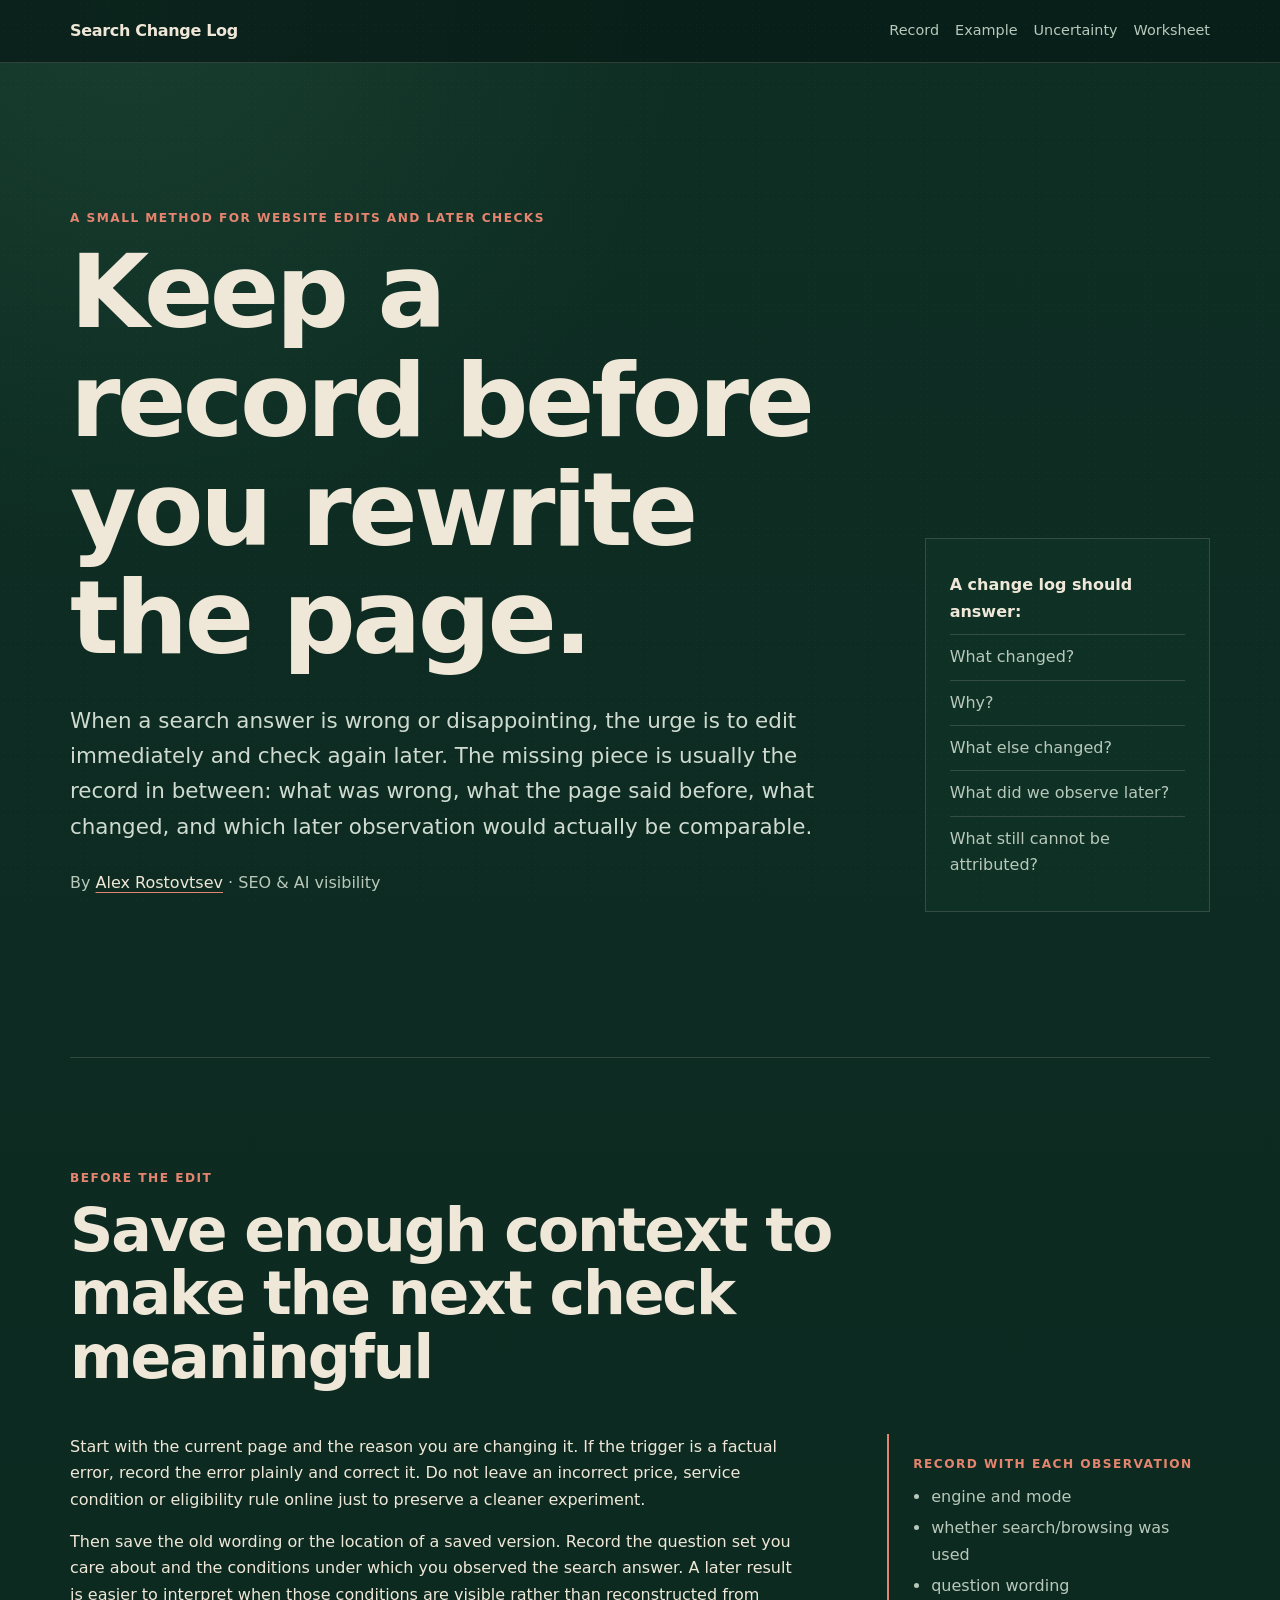
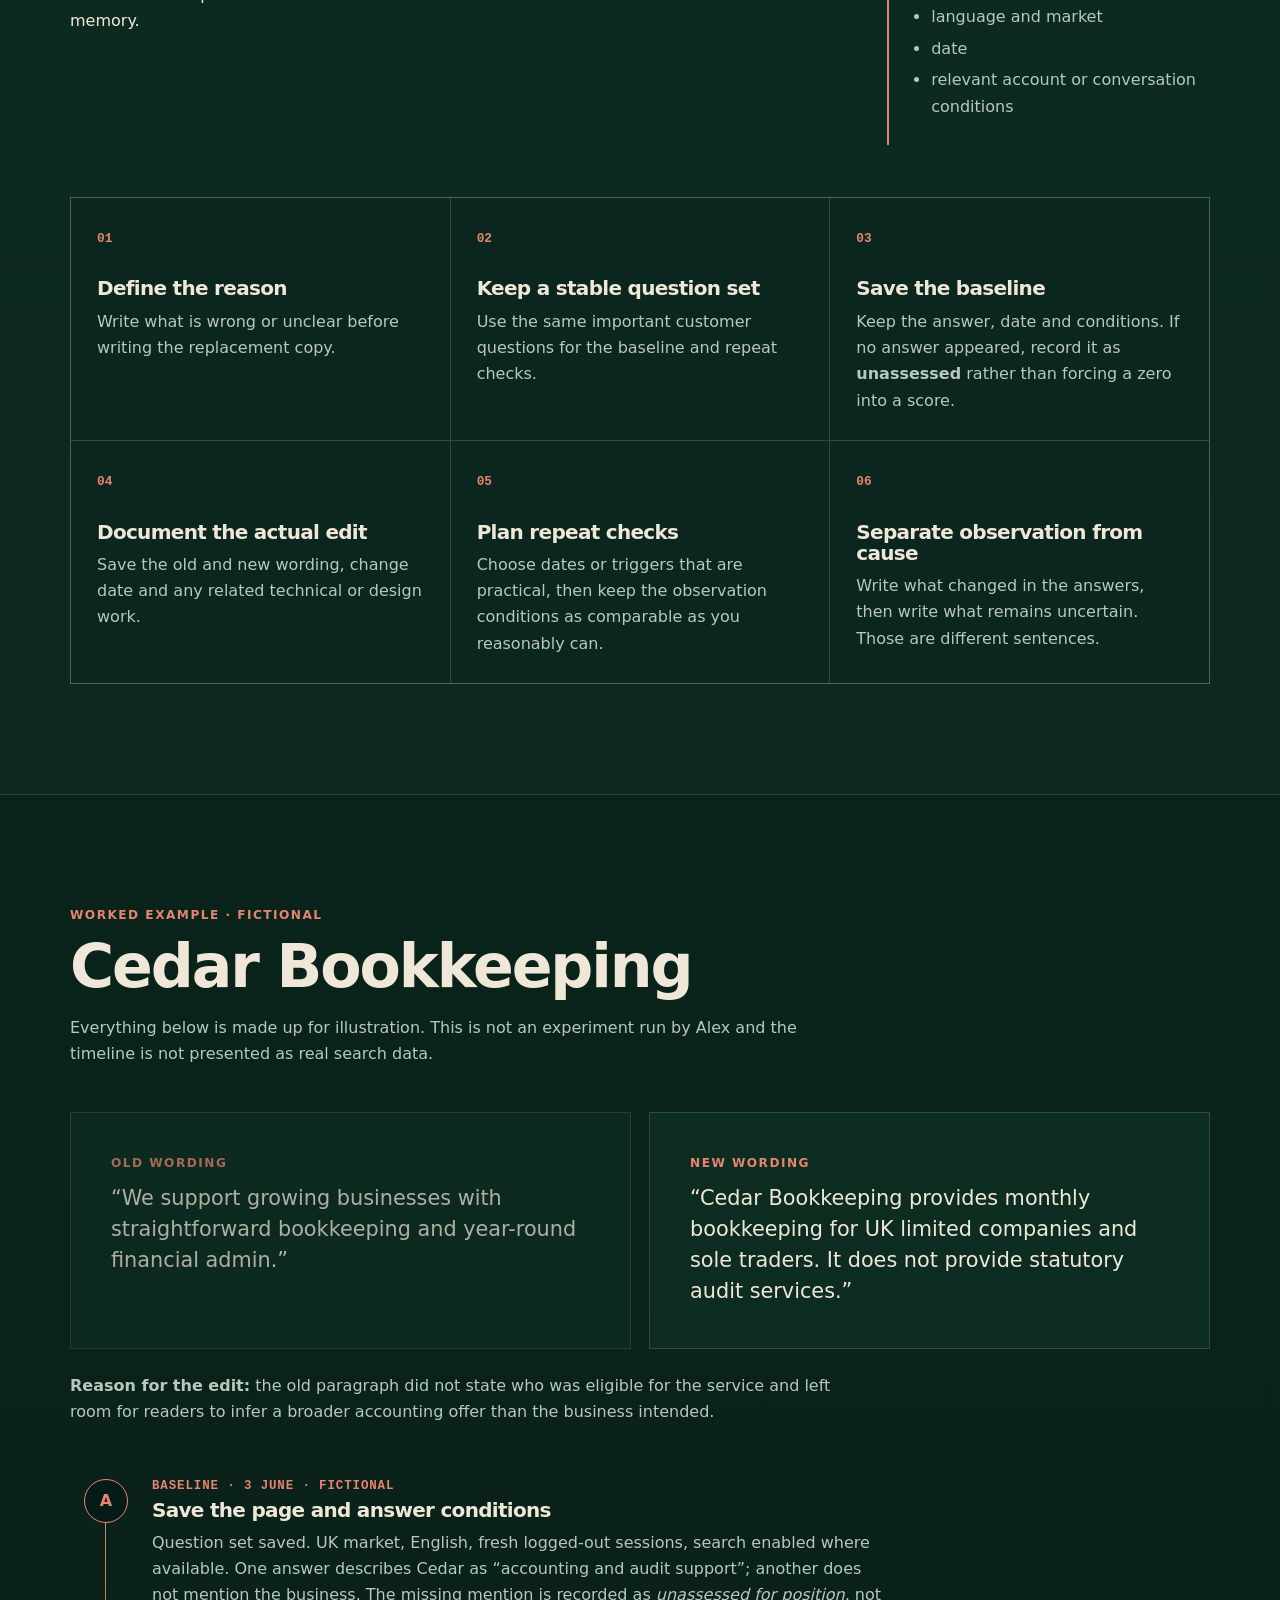
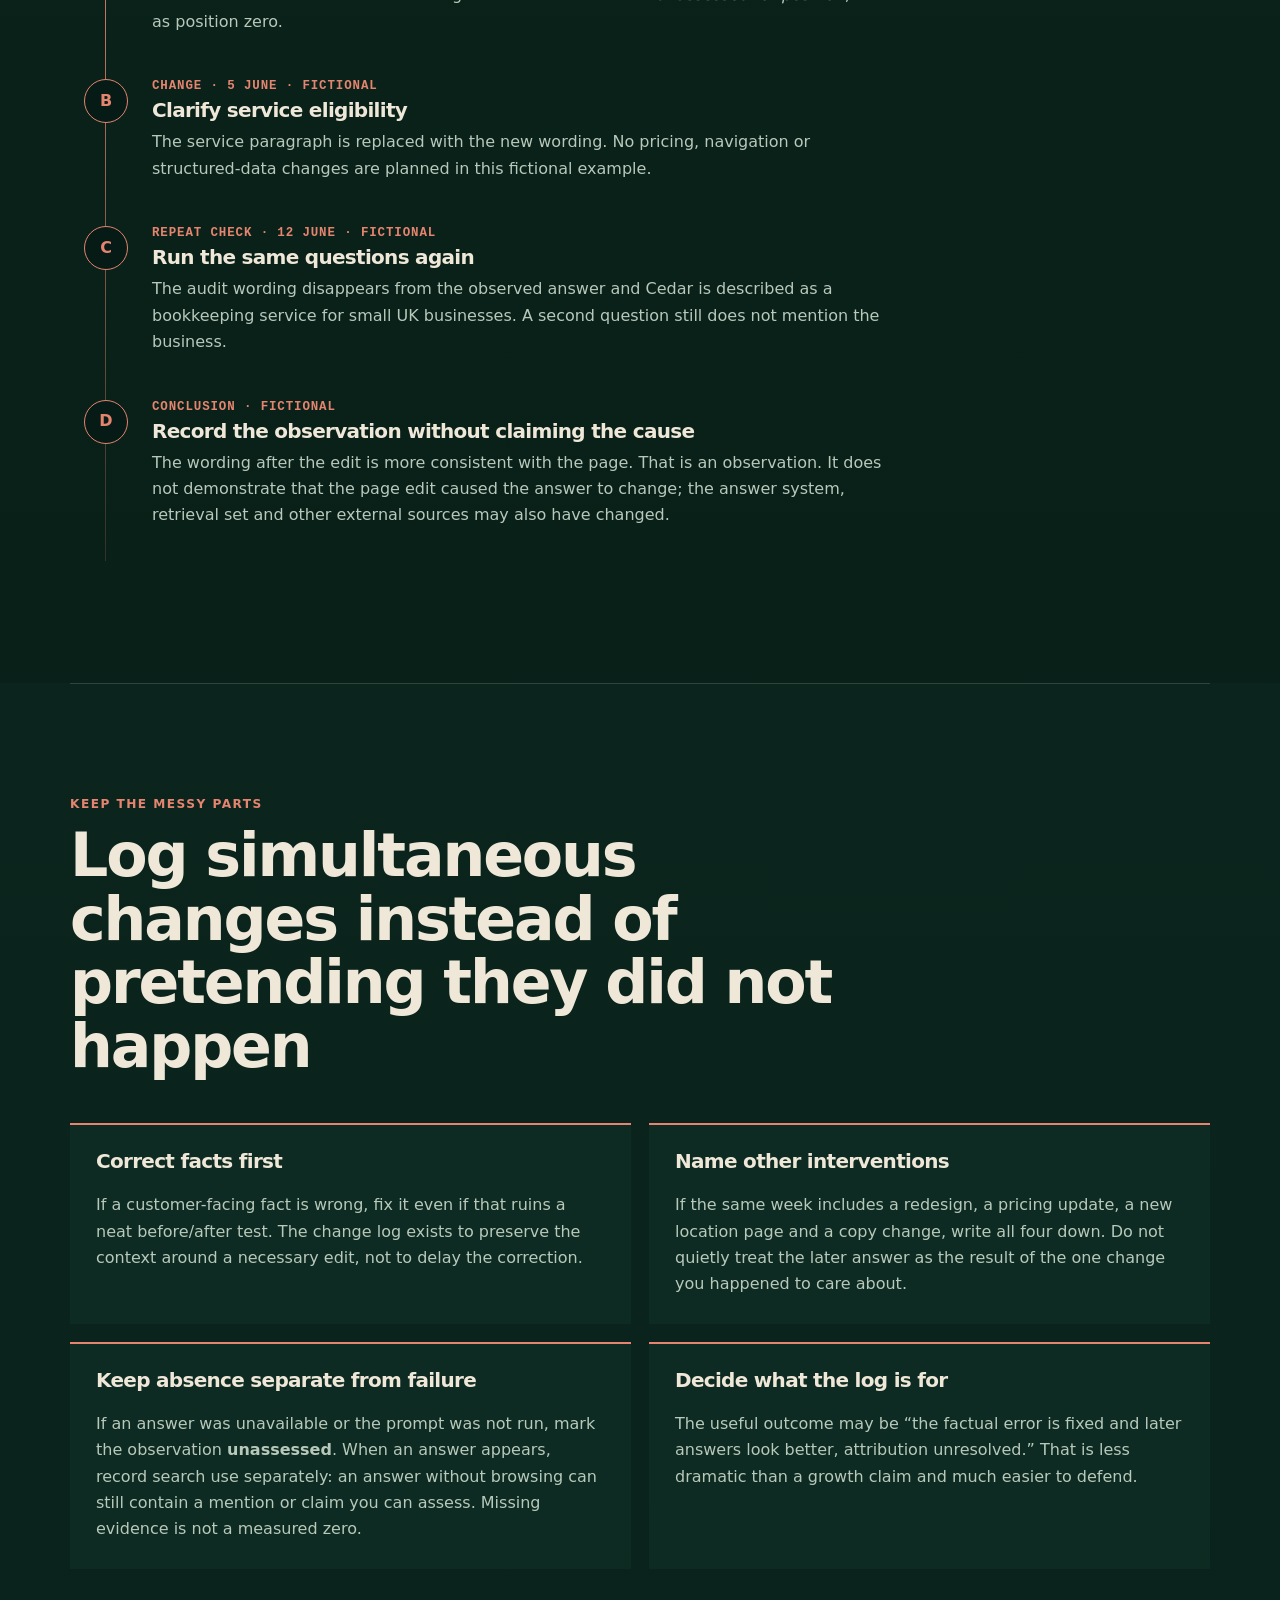
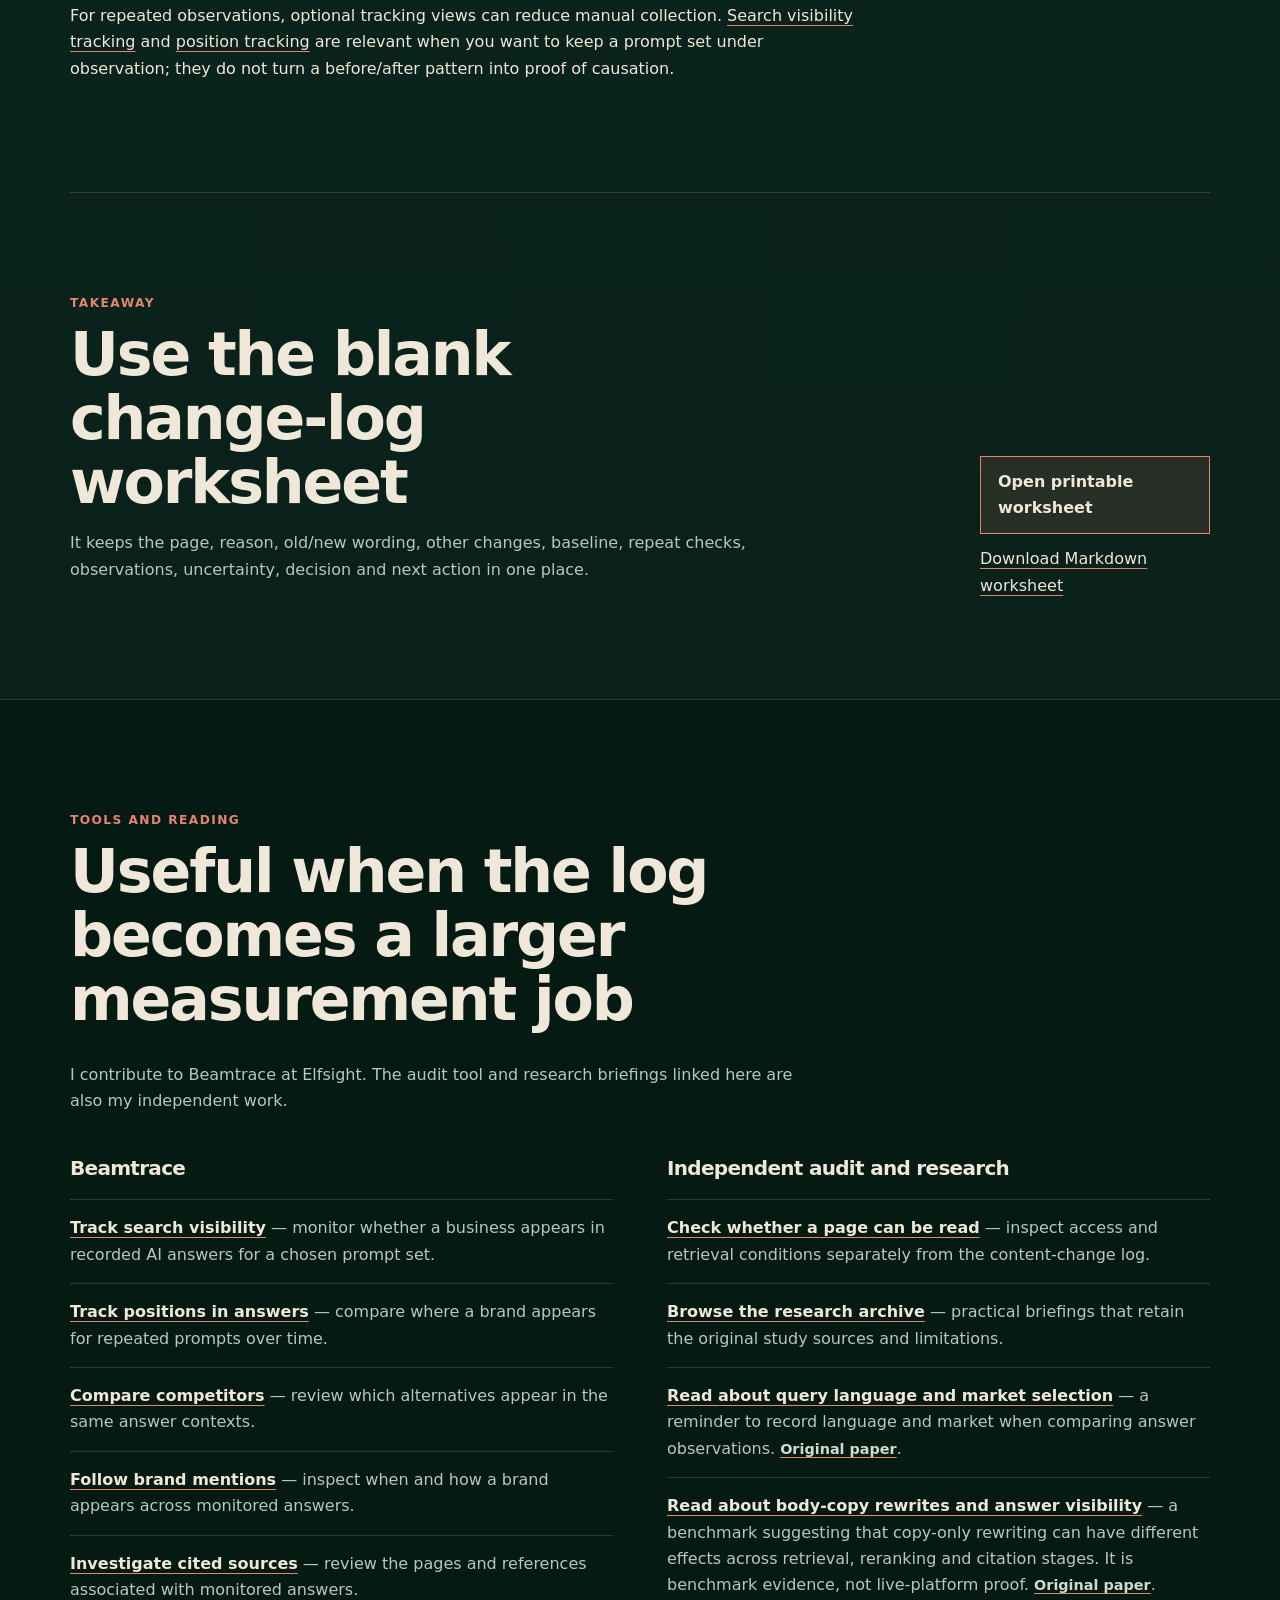
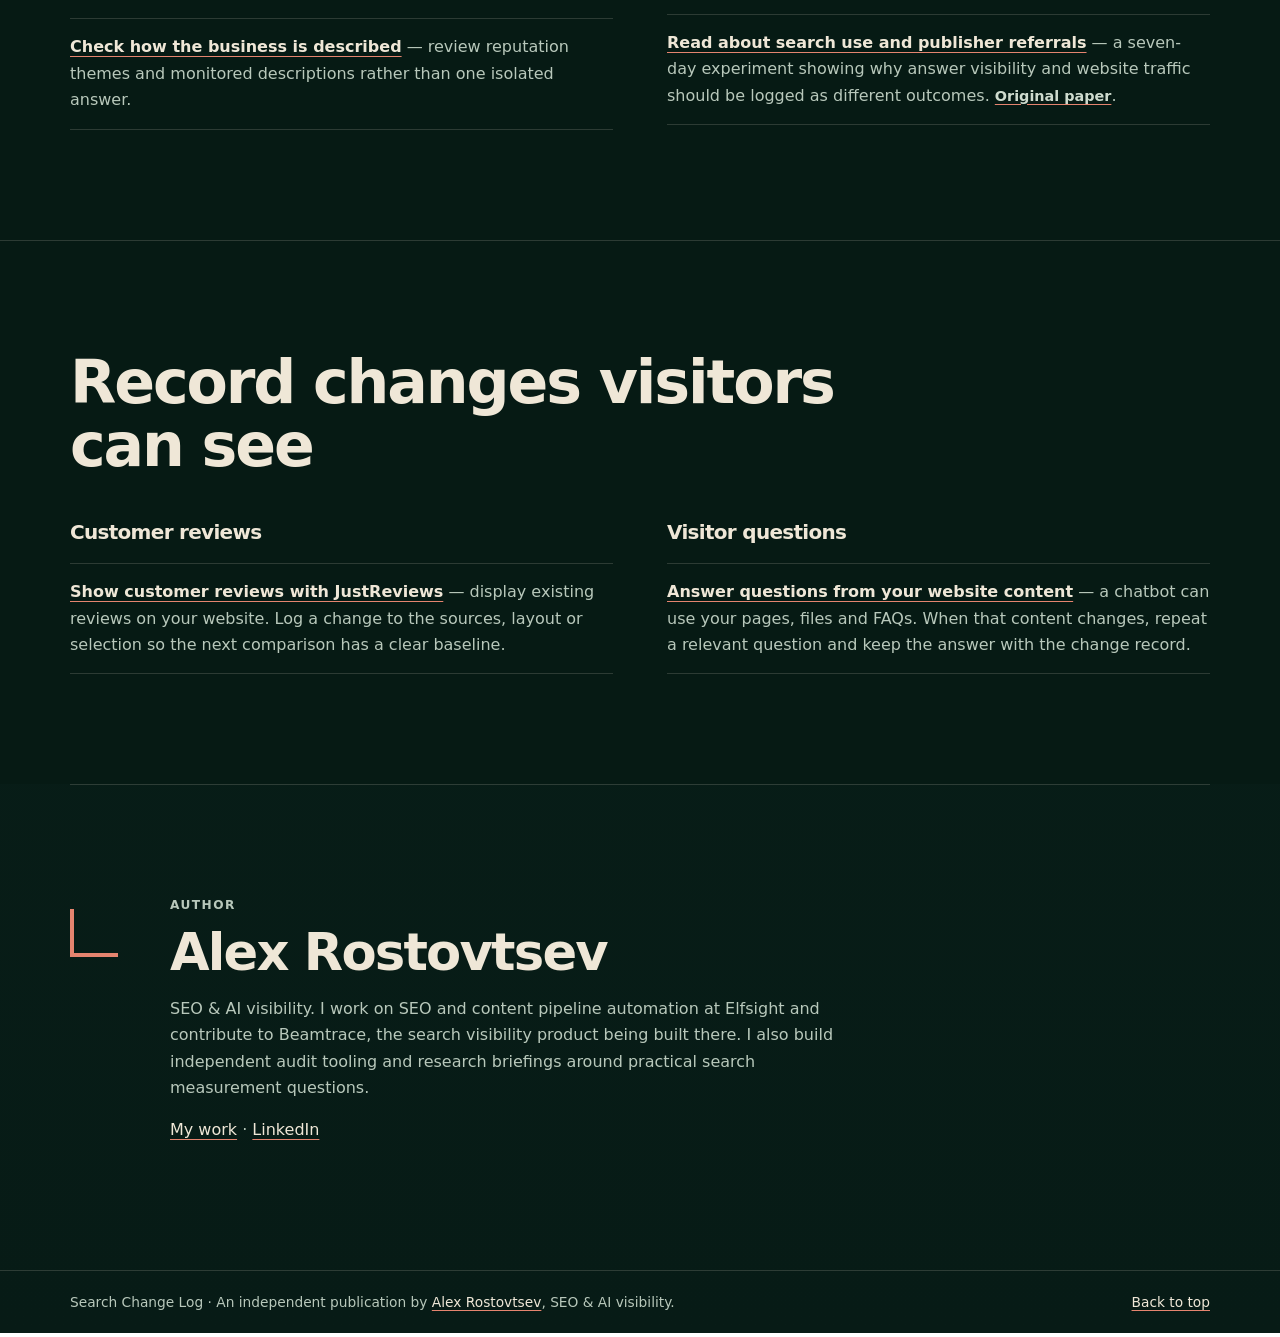
<file: public/index.html>
<!doctype html>
<html lang="en">
<head>
  <meta charset="utf-8">
  <meta name="viewport" content="width=device-width, initial-scale=1">
  <title>Search Change Log — Keep a record before you rewrite the page</title>
  <meta name="description" content="A practical guide to recording a website edit, its baseline search observations, repeat checks, uncertainty and next action without confusing observation with causation.">
  <meta name="author" content="Alex Rostovtsev">
  <link rel="canonical" href="https://bdod-prod.github.io/search-change-log/">
  <meta property="og:type" content="website">
  <meta property="og:title" content="Search Change Log — Keep a record before you rewrite the page">
  <meta property="og:description" content="A practical guide to recording a website edit, its baseline search observations, repeat checks, uncertainty and next action without confusing observation with causation.">
  <meta property="og:url" content="https://bdod-prod.github.io/search-change-log/">
  <link rel="icon" href="assets/favicon.svg" type="image/svg+xml">
  <link rel="stylesheet" href="assets/styles.css">
</head>
<body>
  <a class="skip-link" href="#main">Skip to main content</a>

  <header class="topbar">
    <div class="frame topbar-inner">
      <a class="logo" href="index.html">Search Change Log</a>
      <nav aria-label="Primary">
        <a href="#record">Record</a>
        <a href="#example">Example</a>
        <a href="#uncertainty">Uncertainty</a>
        <a href="worksheet.html">Worksheet</a>
      </nav>
    </div>
  </header>

  <main id="main">
    <section class="hero frame">
      <div class="hero-copy">
        <p class="label">A small method for website edits and later checks</p>
        <h1>Keep a record before you rewrite the page.</h1>
        <p class="lead">When a search answer is wrong or disappointing, the urge is to edit immediately and check again later. The missing piece is usually the record in between: what was wrong, what the page said before, what changed, and which later observation would actually be comparable.</p>
        <p class="byline">By <a href="https://alexros.tv/">Alex Rostovtsev</a> · SEO &amp; AI visibility</p>
      </div>
      <div class="hero-card">
        <p class="card-title">A change log should answer:</p>
        <p>What changed?</p>
        <p>Why?</p>
        <p>What else changed?</p>
        <p>What did we observe later?</p>
        <p>What still cannot be attributed?</p>
      </div>
    </section>

    <section class="section frame" id="record">
      <header class="section-head">
        <p class="label">Before the edit</p>
        <h2>Save enough context to make the next check meaningful</h2>
      </header>
      <div class="copy-grid">
        <div class="copy">
          <p>Start with the current page and the reason you are changing it. If the trigger is a factual error, record the error plainly and correct it. Do not leave an incorrect price, service condition or eligibility rule online just to preserve a cleaner experiment.</p>
          <p>Then save the old wording or the location of a saved version. Record the question set you care about and the conditions under which you observed the search answer. A later result is easier to interpret when those conditions are visible rather than reconstructed from memory.</p>
        </div>
        <aside class="conditions">
          <p class="small-label">Record with each observation</p>
          <ul>
            <li>engine and mode</li>
            <li>whether search/browsing was used</li>
            <li>question wording</li>
            <li>language and market</li>
            <li>date</li>
            <li>relevant account or conversation conditions</li>
          </ul>
        </aside>
      </div>

      <div class="process">
        <article><span>01</span><h3>Define the reason</h3><p>Write what is wrong or unclear before writing the replacement copy.</p></article>
        <article><span>02</span><h3>Keep a stable question set</h3><p>Use the same important customer questions for the baseline and repeat checks.</p></article>
        <article><span>03</span><h3>Save the baseline</h3><p>Keep the answer, date and conditions. If no answer appeared, record it as <strong>unassessed</strong> rather than forcing a zero into a score.</p></article>
        <article><span>04</span><h3>Document the actual edit</h3><p>Save the old and new wording, change date and any related technical or design work.</p></article>
        <article><span>05</span><h3>Plan repeat checks</h3><p>Choose dates or triggers that are practical, then keep the observation conditions as comparable as you reasonably can.</p></article>
        <article><span>06</span><h3>Separate observation from cause</h3><p>Write what changed in the answers, then write what remains uncertain. Those are different sentences.</p></article>
      </div>
    </section>

    <section class="section example" id="example">
      <div class="frame">
        <header class="section-head">
          <p class="label">Worked example · fictional</p>
          <h2>Cedar Bookkeeping</h2>
          <p>Everything below is made up for illustration. This is not an experiment run by Alex and the timeline is not presented as real search data.</p>
        </header>

        <div class="change-record">
          <div class="wording old">
            <p class="small-label">Old wording</p>
            <p>“We support growing businesses with straightforward bookkeeping and year-round financial admin.”</p>
          </div>
          <div class="wording new">
            <p class="small-label">New wording</p>
            <p>“Cedar Bookkeeping provides monthly bookkeeping for UK limited companies and sole traders. It does not provide statutory audit services.”</p>
          </div>
        </div>
        <p class="why-change"><strong>Reason for the edit:</strong> the old paragraph did not state who was eligible for the service and left room for readers to infer a broader accounting offer than the business intended.</p>

        <div class="timeline" aria-label="Fictional change timeline">
          <article>
            <div class="timeline-marker">A</div>
            <div>
              <p class="timeline-date">Baseline · 3 June · fictional</p>
              <h3>Save the page and answer conditions</h3>
              <p>Question set saved. UK market, English, fresh logged-out sessions, search enabled where available. One answer describes Cedar as “accounting and audit support”; another does not mention the business. The missing mention is recorded as <em>unassessed for position</em>, not as position zero.</p>
            </div>
          </article>
          <article>
            <div class="timeline-marker">B</div>
            <div>
              <p class="timeline-date">Change · 5 June · fictional</p>
              <h3>Clarify service eligibility</h3>
              <p>The service paragraph is replaced with the new wording. No pricing, navigation or structured-data changes are planned in this fictional example.</p>
            </div>
          </article>
          <article>
            <div class="timeline-marker">C</div>
            <div>
              <p class="timeline-date">Repeat check · 12 June · fictional</p>
              <h3>Run the same questions again</h3>
              <p>The audit wording disappears from the observed answer and Cedar is described as a bookkeeping service for small UK businesses. A second question still does not mention the business.</p>
            </div>
          </article>
          <article>
            <div class="timeline-marker">D</div>
            <div>
              <p class="timeline-date">Conclusion · fictional</p>
              <h3>Record the observation without claiming the cause</h3>
              <p>The wording after the edit is more consistent with the page. That is an observation. It does not demonstrate that the page edit caused the answer to change; the answer system, retrieval set and other external sources may also have changed.</p>
            </div>
          </article>
        </div>
      </div>
    </section>

    <section class="section frame" id="uncertainty">
      <header class="section-head">
        <p class="label">Keep the messy parts</p>
        <h2>Log simultaneous changes instead of pretending they did not happen</h2>
      </header>
      <div class="uncertainty-grid">
        <article>
          <h3>Correct facts first</h3>
          <p>If a customer-facing fact is wrong, fix it even if that ruins a neat before/after test. The change log exists to preserve the context around a necessary edit, not to delay the correction.</p>
        </article>
        <article>
          <h3>Name other interventions</h3>
          <p>If the same week includes a redesign, a pricing update, a new location page and a copy change, write all four down. Do not quietly treat the later answer as the result of the one change you happened to care about.</p>
        </article>
        <article>
          <h3>Keep absence separate from failure</h3>
          <p>If an answer was unavailable or the prompt was not run, mark the observation <strong>unassessed</strong>. When an answer appears, record search use separately: an answer without browsing can still contain a mention or claim you can assess. Missing evidence is not a measured zero.</p>
        </article>
        <article>
          <h3>Decide what the log is for</h3>
          <p>The useful outcome may be “the factual error is fixed and later answers look better, attribution unresolved.” That is less dramatic than a growth claim and much easier to defend.</p>
        </article>
      </div>
      <p class="tracking-note">For repeated observations, optional tracking views can reduce manual collection. <a href="https://beamtrace.com/search-visibility-tracker">Search visibility tracking</a> and <a href="https://beamtrace.com/search-rank-tracker">position tracking</a> are relevant when you want to keep a prompt set under observation; they do not turn a before/after pattern into proof of causation.</p>
    </section>

    <section class="takeaway frame">
      <div>
        <p class="label">Takeaway</p>
        <h2>Use the blank change-log worksheet</h2>
        <p>It keeps the page, reason, old/new wording, other changes, baseline, repeat checks, observations, uncertainty, decision and next action in one place.</p>
      </div>
      <div class="actions">
        <a class="button" href="worksheet.html">Open printable worksheet</a>
        <a href="resources/worksheet.md" download>Download Markdown worksheet</a>
      </div>
    </section>

    <section class="section resources" id="resources">
      <div class="frame">
        <header class="section-head">
          <p class="label">Tools and reading</p>
          <h2>Useful when the log becomes a larger measurement job</h2>
        </header>
        <p class="affiliation">I contribute to Beamtrace at Elfsight. The audit tool and research briefings linked here are also my independent work.</p>
        <div class="resource-grid">
          <div>
            <h3>Beamtrace</h3>
            <ul>
              <li><a href="https://beamtrace.com/search-visibility-tracker">Track search visibility</a><span> — monitor whether a business appears in recorded AI answers for a chosen prompt set.</span></li>
              <li><a href="https://beamtrace.com/search-rank-tracker">Track positions in answers</a><span> — compare where a brand appears for repeated prompts over time.</span></li>
              <li><a href="https://beamtrace.com/competitor-analysis">Compare competitors</a><span> — review which alternatives appear in the same answer contexts.</span></li>
              <li><a href="https://beamtrace.com/brand-mention-tracker">Follow brand mentions</a><span> — inspect when and how a brand appears across monitored answers.</span></li>
              <li><a href="https://beamtrace.com/citation-analysis">Investigate cited sources</a><span> — review the pages and references associated with monitored answers.</span></li>
              <li><a href="https://beamtrace.com/ai-reputation-management">Check how the business is described</a><span> — review reputation themes and monitored descriptions rather than one isolated answer.</span></li>
            </ul>
          </div>
          <div>
            <h3>Independent audit and research</h3>
            <ul>
              <li><a href="https://blursor.ai/ai-readiness-audit">Check whether a page can be read</a><span> — inspect access and retrieval conditions separately from the content-change log.</span></li>
              <li><a href="https://blursor.ai/research/">Browse the research archive</a><span> — practical briefings that retain the original study sources and limitations.</span></li>
              <li><a href="https://blursor.ai/research/query-language-selects-market-exit-ip">Read about query language and market selection</a><span> — a reminder to record language and market when comparing answer observations. <a class="paper" href="https://arxiv.org/abs/2608.30052">Original paper</a>.</span></li>
              <li><a href="https://blursor.ai/research/body-copy-rewrites-can-cut-ai-answer-visibility">Read about body-copy rewrites and answer visibility</a><span> — a benchmark suggesting that copy-only rewriting can have different effects across retrieval, reranking and citation stages. It is benchmark evidence, not live-platform proof. <a class="paper" href="https://arxiv.org/abs/2602.12187">Original paper</a>.</span></li>
              <li><a href="https://blursor.ai/research/ai-search-mode-reduces-publisher-referrals">Read about search use and publisher referrals</a><span> — a seven-day experiment showing why answer visibility and website traffic should be logged as different outcomes. <a class="paper" href="https://arxiv.org/abs/2608.18352">Original paper</a>.</span></li>
            </ul>
          </div>
        </div>
      </div>
    </section>

    <section class="section resources" id="website-tools">
      <div class="frame">
        <header class="section-head"><h2>Record changes visitors can see</h2></header>
        <div class="resource-grid">
          <div><h3>Customer reviews</h3><ul><li><a href="https://justreviews.io/">Show customer reviews with JustReviews</a><span> — display existing reviews on your website. Log a change to the sources, layout or selection so the next comparison has a clear baseline.</span></li></ul></div>
          <div><h3>Visitor questions</h3><ul><li><a href="https://elfchatbot.com/">Answer questions from your website content</a><span> — a chatbot can use your pages, files and FAQs. When that content changes, repeat a relevant question and keep the answer with the change record.</span></li></ul></div>
        </div>
      </div>
    </section>

    <section class="section author frame">
      <div class="author-accent" aria-hidden="true"></div>
      <div>
        <p class="label">Author</p>
        <h2>Alex Rostovtsev</h2>
        <p>SEO &amp; AI visibility. I work on SEO and content pipeline automation at Elfsight and contribute to Beamtrace, the search visibility product being built there. I also build independent audit tooling and research briefings around practical search measurement questions.</p>
        <p><a href="https://alexros.tv/work">My work</a> · <a href="https://www.linkedin.com/in/alexrostv/">LinkedIn</a></p>
      </div>
    </section>
  </main>

  <footer class="footer">
    <div class="frame footer-inner">
      <p>Search Change Log · An independent publication by <a href="https://alexros.tv/">Alex Rostovtsev</a>, SEO &amp; AI visibility.</p>
      <a href="#main">Back to top</a>
    </div>
  </footer>
</body>
</html>
</file>
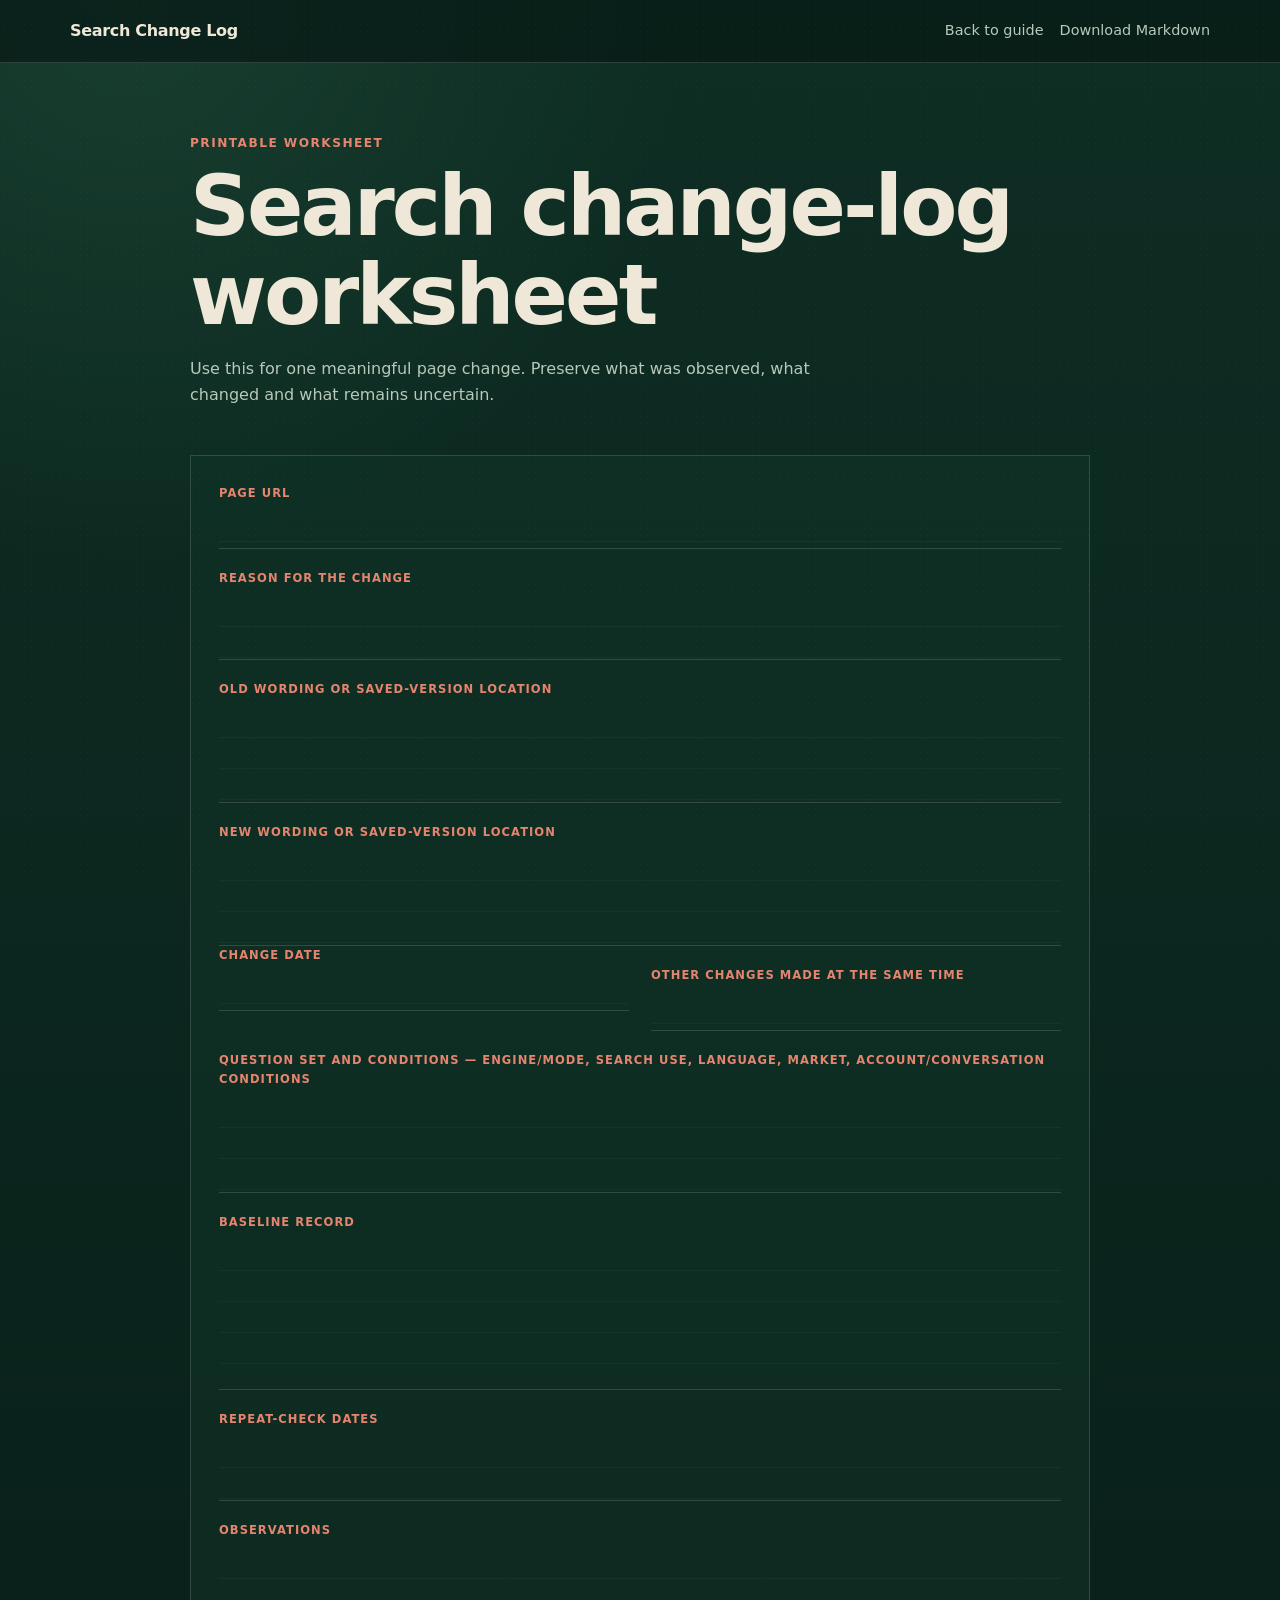
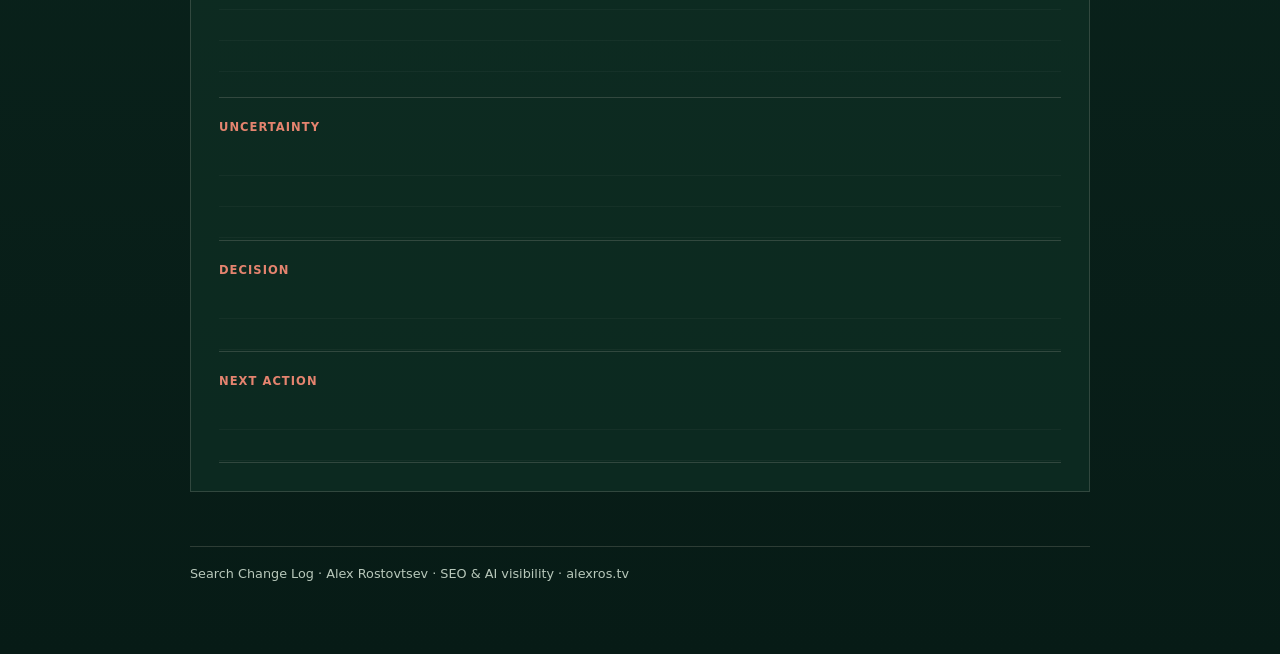
<file: public/worksheet.html>
<!doctype html>
<html lang="en">
<head>
  <meta charset="utf-8">
  <meta name="viewport" content="width=device-width, initial-scale=1">
  <title>Search change-log worksheet — Search Change Log</title>
  <meta name="description" content="A printable worksheet for recording a page change, baseline search observations, repeat checks, uncertainty and next action.">
  <meta name="author" content="Alex Rostovtsev">
  <link rel="canonical" href="https://bdod-prod.github.io/search-change-log/worksheet.html">
  <meta property="og:type" content="website">
  <meta property="og:title" content="Search change-log worksheet — Search Change Log">
  <meta property="og:description" content="A printable worksheet for recording a page change, baseline search observations, repeat checks, uncertainty and next action.">
  <meta property="og:url" content="https://bdod-prod.github.io/search-change-log/worksheet.html">
  <link rel="icon" href="assets/favicon.svg" type="image/svg+xml">
  <link rel="stylesheet" href="assets/styles.css">
</head>
<body class="worksheet-body">
  <a class="skip-link" href="#main">Skip to main content</a>
  <header class="topbar no-print">
    <div class="frame topbar-inner">
      <a class="logo" href="index.html">Search Change Log</a>
      <nav aria-label="Worksheet navigation"><a href="index.html">Back to guide</a><a href="resources/worksheet.md" download>Download Markdown</a></nav>
    </div>
  </header>

  <main id="main" class="worksheet frame">
    <p class="label">Printable worksheet</p>
    <h1>Search change-log worksheet</h1>
    <p class="worksheet-intro">Use this for one meaningful page change. Preserve what was observed, what changed and what remains uncertain.</p>

    <section class="fields">
      <div class="field"><span>Page URL</span><div class="blank short"></div></div>
      <div class="field"><span>Reason for the change</span><div class="blank medium"></div></div>
      <div class="field"><span>Old wording or saved-version location</span><div class="blank tall"></div></div>
      <div class="field"><span>New wording or saved-version location</span><div class="blank tall"></div></div>
      <div class="field-pair">
        <div class="field"><span>Change date</span><div class="blank short"></div></div>
        <div class="field"><span>Other changes made at the same time</span><div class="blank short"></div></div>
      </div>
      <div class="field"><span>Question set and conditions — engine/mode, search use, language, market, account/conversation conditions</span><div class="blank tall"></div></div>
      <div class="field"><span>Baseline record</span><div class="blank extra"></div></div>
      <div class="field"><span>Repeat-check dates</span><div class="blank medium"></div></div>
      <div class="field"><span>Observations</span><div class="blank extra"></div></div>
      <div class="field"><span>Uncertainty</span><div class="blank tall"></div></div>
      <div class="field"><span>Decision</span><div class="blank medium"></div></div>
      <div class="field"><span>Next action</span><div class="blank medium"></div></div>
    </section>

    <footer class="print-credit">Search Change Log · Alex Rostovtsev · SEO &amp; AI visibility · alexros.tv</footer>
  </main>
</body>
</html>
</file>
<file: public/assets/styles.css>
:root {
  --bg: #0b261e;
  --bg-deep: #071b16;
  --panel: #103227;
  --ivory: #efe7d7;
  --muted: #b8c8bb;
  --line: rgba(239, 231, 215, .16);
  --coral: #e5846f;
  --coral-soft: rgba(229, 132, 111, .13);
  --green-light: #86aa91;
  --frame: 1140px;
}
* { box-sizing: border-box; }
html { scroll-behavior: smooth; }
body {
  margin: 0;
  color: var(--ivory);
  background:
    radial-gradient(circle at 10% 0%, rgba(57, 119, 87, .24), transparent 35rem),
    linear-gradient(180deg, #0e2d23 0%, var(--bg) 45%, #071b16 100%);
  font-family: ui-sans-serif, system-ui, -apple-system, BlinkMacSystemFont, "Segoe UI", sans-serif;
  line-height: 1.65;
  overflow-wrap: anywhere;
}
body::before { content:""; position:fixed; inset:0; pointer-events:none; opacity:.035; background-image:radial-gradient(#fff 0.7px, transparent 0.7px); background-size:7px 7px; }
a { color: var(--ivory); text-decoration-color: var(--coral); text-underline-offset: .22em; }
a:hover { color: #fff; }
a:focus-visible { outline: 3px solid var(--coral); outline-offset: 4px; border-radius: 3px; }
.frame { width: min(calc(100% - 40px), var(--frame)); margin-inline: auto; }
.skip-link { position:absolute; top:-80px; left:12px; z-index:100; padding:10px 14px; background:var(--ivory); color:#072019; font-weight:800; }
.skip-link:focus { top:12px; }

.topbar { border-bottom:1px solid var(--line); background:rgba(7,27,22,.78); }
.topbar-inner { display:flex; justify-content:space-between; align-items:center; gap:24px; padding-block:18px; }
.logo { font-weight:800; text-decoration:none; letter-spacing:-.02em; }
.topbar nav { display:flex; flex-wrap:wrap; gap:16px; font-size:.9rem; }
.topbar nav a { color:var(--muted); text-decoration:none; }
.topbar nav a:hover { color:var(--ivory); }

.hero { display:grid; grid-template-columns:minmax(0,1.45fr) minmax(250px,.55fr); gap:clamp(42px,8vw,112px); align-items:end; padding-block:clamp(78px,12vw,145px); }
.label, .small-label { margin:0 0 10px; color:var(--coral); font-size:.76rem; font-weight:800; letter-spacing:.12em; text-transform:uppercase; }
h1,h2,h3 { line-height:1.06; letter-spacing:-.035em; }
h1 { max-width:12ch; margin:0; font-size:clamp(3.1rem,8vw,6.8rem); }
h2 { margin:0; font-size:clamp(2.1rem,4.7vw,3.9rem); }
h3 { font-size:1.25rem; }
.lead { max-width:64ch; margin-top:30px; color:#cfdbd1; font-size:clamp(1.08rem,2vw,1.34rem); }
.byline { margin-top:26px; color:var(--muted); }
.hero-card { padding:24px; border:1px solid var(--line); background:rgba(16,50,39,.66); }
.hero-card p { margin:0; padding:9px 0; border-bottom:1px solid var(--line); color:var(--muted); }
.hero-card p:last-child { border-bottom:0; }
.hero-card .card-title { color:var(--ivory); font-weight:800; }

.section { padding-block:clamp(66px,9vw,110px); border-top:1px solid var(--line); }
.section-head { max-width:790px; margin-bottom:44px; }
.section-head > p:last-child { color:var(--muted); }
.copy-grid { display:grid; grid-template-columns:minmax(0,1.4fr) minmax(250px,.6fr); gap:64px; align-items:start; }
.copy { max-width:72ch; }
.copy p:first-child { margin-top:0; }
.conditions { padding:20px 0 20px 24px; border-left:2px solid var(--coral); }
.conditions ul { margin:10px 0 0; padding-left:18px; color:var(--muted); }
.conditions li { margin:5px 0; }
.process { display:grid; grid-template-columns:repeat(3,minmax(0,1fr)); gap:1px; margin-top:52px; background:var(--line); border:1px solid var(--line); }
.process article { min-height:220px; padding:26px; background:var(--bg); }
.process span { color:var(--coral); font:700 .8rem ui-monospace,SFMono-Regular,Menlo,monospace; }
.process h3 { margin:28px 0 9px; }
.process p { margin:0; color:var(--muted); }

.example { background:rgba(5,20,15,.26); }
.change-record { display:grid; grid-template-columns:1fr 1fr; gap:18px; }
.wording { padding:clamp(24px,4vw,40px); border:1px solid var(--line); background:rgba(16,50,39,.64); }
.wording.old { opacity:.72; }
.wording p:last-child { margin:0; font-size:clamp(1.05rem,2vw,1.3rem); line-height:1.5; }
.why-change { max-width:76ch; margin:24px 0 54px; color:var(--muted); }
.timeline { position:relative; max-width:900px; margin-left:14px; }
.timeline::before { content:""; position:absolute; left:21px; top:12px; bottom:12px; width:1px; background:linear-gradient(var(--coral),rgba(229,132,111,.18)); }
.timeline article { position:relative; display:grid; grid-template-columns:44px minmax(0,1fr); gap:24px; padding:0 0 44px; }
.timeline-marker { position:relative; z-index:1; width:44px; height:44px; display:grid; place-items:center; border:1px solid var(--coral); border-radius:50%; background:var(--bg-deep); color:var(--coral); font-weight:800; }
.timeline-date { margin:0 0 7px; color:var(--coral); font:700 .78rem ui-monospace,SFMono-Regular,Menlo,monospace; text-transform:uppercase; letter-spacing:.07em; }
.timeline h3 { margin:0 0 8px; }
.timeline p:last-child { max-width:72ch; margin:0; color:var(--muted); }

.uncertainty-grid { display:grid; grid-template-columns:1fr 1fr; gap:18px; }
.uncertainty-grid article { padding:26px; border-top:2px solid var(--coral); background:rgba(16,50,39,.54); }
.uncertainty-grid h3 { margin-top:0; }
.uncertainty-grid p { margin-bottom:0; color:var(--muted); }
.tracking-note { max-width:78ch; margin:34px 0 0; }

.takeaway { display:grid; grid-template-columns:minmax(0,1fr) 230px; gap:42px; align-items:end; padding-block:clamp(60px,9vw,100px); border-top:1px solid var(--line); }
.takeaway > div:first-child { max-width:700px; }
.takeaway p:not(.label) { color:var(--muted); }
.actions { display:grid; gap:12px; justify-items:start; }
.button { display:inline-block; padding:12px 17px; border:1px solid var(--coral); background:var(--coral-soft); text-decoration:none; font-weight:800; }

.resources { background:#061a14; }
.affiliation { max-width:72ch; margin:-14px 0 44px; color:var(--muted); }
.resource-grid { display:grid; grid-template-columns:1fr 1fr; gap:54px; }
.resource-grid h3 { margin-top:0; }
.resource-grid ul { list-style:none; padding:0; margin:0; border-top:1px solid var(--line); }
.resource-grid li { padding:15px 0; border-bottom:1px solid var(--line); color:var(--muted); }
.resource-grid a { font-weight:750; }
.resource-grid .paper { white-space:nowrap; color:#cedbce; font-size:.9em; }
.author { display:grid; grid-template-columns:70px minmax(0,700px); gap:30px; }
.author-accent { width:48px; height:48px; margin-top:14px; border-left:4px solid var(--coral); border-bottom:4px solid var(--coral); }
.author p { color:var(--muted); }
.author h2 { font-size:clamp(2.1rem,4vw,3.4rem); }
.footer { border-top:1px solid var(--line); color:var(--muted); font-size:.86rem; }
.footer-inner { display:flex; justify-content:space-between; gap:24px; padding-block:20px; }
.footer p { margin:0; max-width:760px; }

/* Worksheet */
.worksheet { max-width:900px; padding-block:70px; }
.worksheet h1 { max-width:15ch; font-size:clamp(2.8rem,7vw,5.2rem); }
.worksheet-intro { max-width:68ch; color:var(--muted); }
.fields { margin-top:46px; padding:28px; border:1px solid var(--line); background:rgba(16,50,39,.58); }
.field { margin-top:20px; }
.field:first-child { margin-top:0; }
.field > span { display:block; margin-bottom:8px; color:var(--coral); font-size:.72rem; font-weight:800; letter-spacing:.09em; text-transform:uppercase; }
.blank { min-height:70px; border-bottom:1px solid var(--line); background:repeating-linear-gradient(to bottom,transparent 0 30px,rgba(239,231,215,.08) 31px); }
.blank.short { min-height:38px; }
.blank.medium { min-height:64px; }
.blank.tall { min-height:96px; }
.blank.extra { min-height:150px; }
.field-pair { display:grid; grid-template-columns:1fr 1fr; gap:22px; }
.print-credit { margin-top:54px; padding-top:16px; border-top:1px solid var(--line); color:var(--muted); font-size:.8rem; }
.missing { min-height:100vh; display:grid; align-content:center; justify-items:start; padding-block:80px; }
.missing h1 { max-width:13ch; font-size:clamp(2.8rem,7vw,5.7rem); }
.missing p:not(.label) { color:var(--muted); }

@media (max-width:800px) {
  .frame { width:min(calc(100% - 28px),var(--frame)); }
  .topbar-inner,.footer-inner { align-items:flex-start; flex-direction:column; }
  .hero,.copy-grid,.change-record,.resource-grid,.takeaway,.author { grid-template-columns:1fr; }
  .process { grid-template-columns:1fr 1fr; }
  .uncertainty-grid { grid-template-columns:1fr; }
}
@media (max-width:520px) {
  .process { grid-template-columns:1fr; }
  .field-pair { grid-template-columns:1fr; }
  .timeline { margin-left:0; }
  .timeline article { grid-template-columns:38px minmax(0,1fr); gap:16px; }
  .timeline-marker { width:38px; height:38px; }
  .timeline::before { left:18px; }
}
@media (max-width:390px) {
  body { font-size:.96rem; }
  h1 { font-size:clamp(2.8rem,15vw,4.2rem); }
  .topbar nav { font-size:.84rem; gap:10px 13px; }
  .process article,.wording,.uncertainty-grid article,.fields { padding:20px; }
}
@media (prefers-reduced-motion:reduce) { html { scroll-behavior:auto; } }
@media print {
  body,body::before { background:#fff !important; color:#111; }
  body::before,.no-print,.skip-link { display:none !important; }
  .worksheet { width:100%; max-width:none; padding:0; }
  .worksheet h1 { max-width:none; font-size:28pt; }
  .worksheet-intro { color:#333; }
  .fields { padding:14px; background:#fff; border-color:#999; }
  .field > span { color:#8a3f31; }
  .field,.field-pair { break-inside:avoid; page-break-inside:avoid; }
  .label, .small-label { color:#444; }
  .blank { border-color:#999; background:none; }
  .field-pair { grid-template-columns:1fr 1fr; }
  .print-credit { color:#444; border-color:#aaa; }
  a { color:#111; text-decoration:none; }
}
</file>
